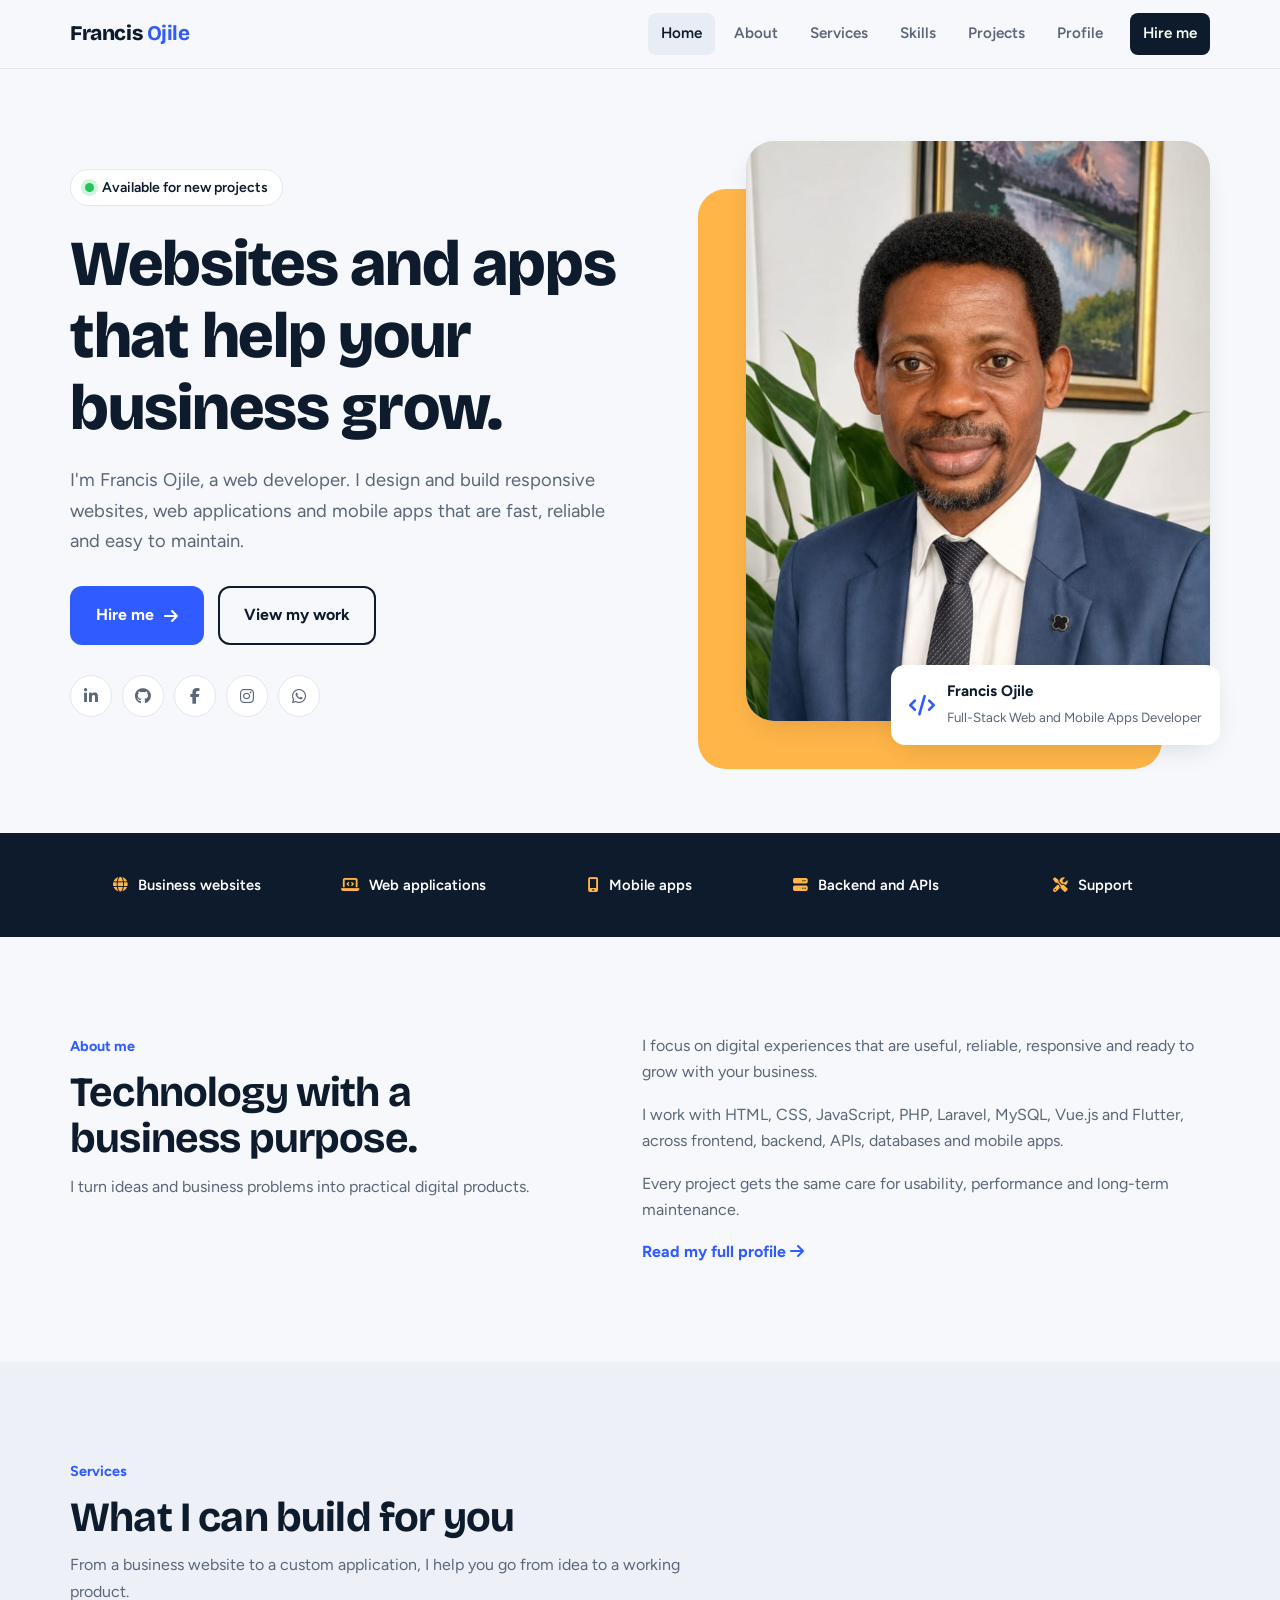
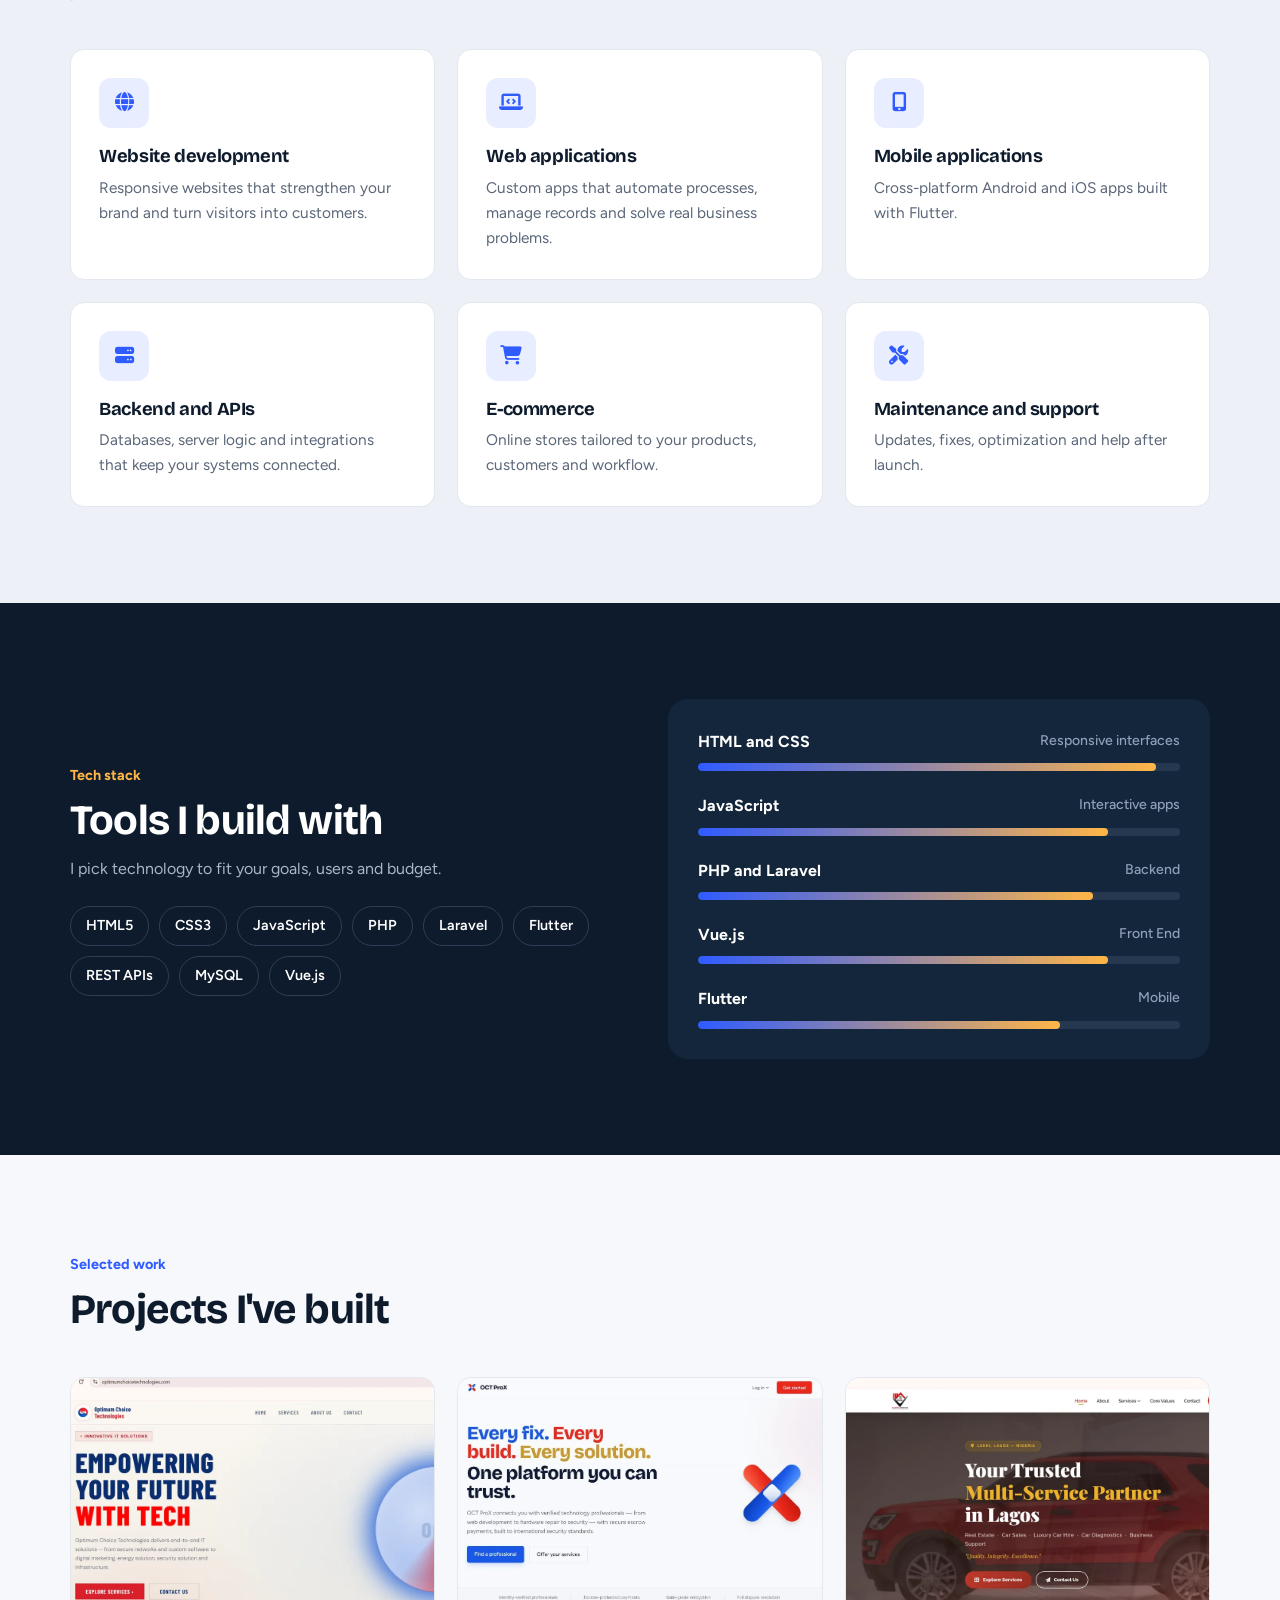
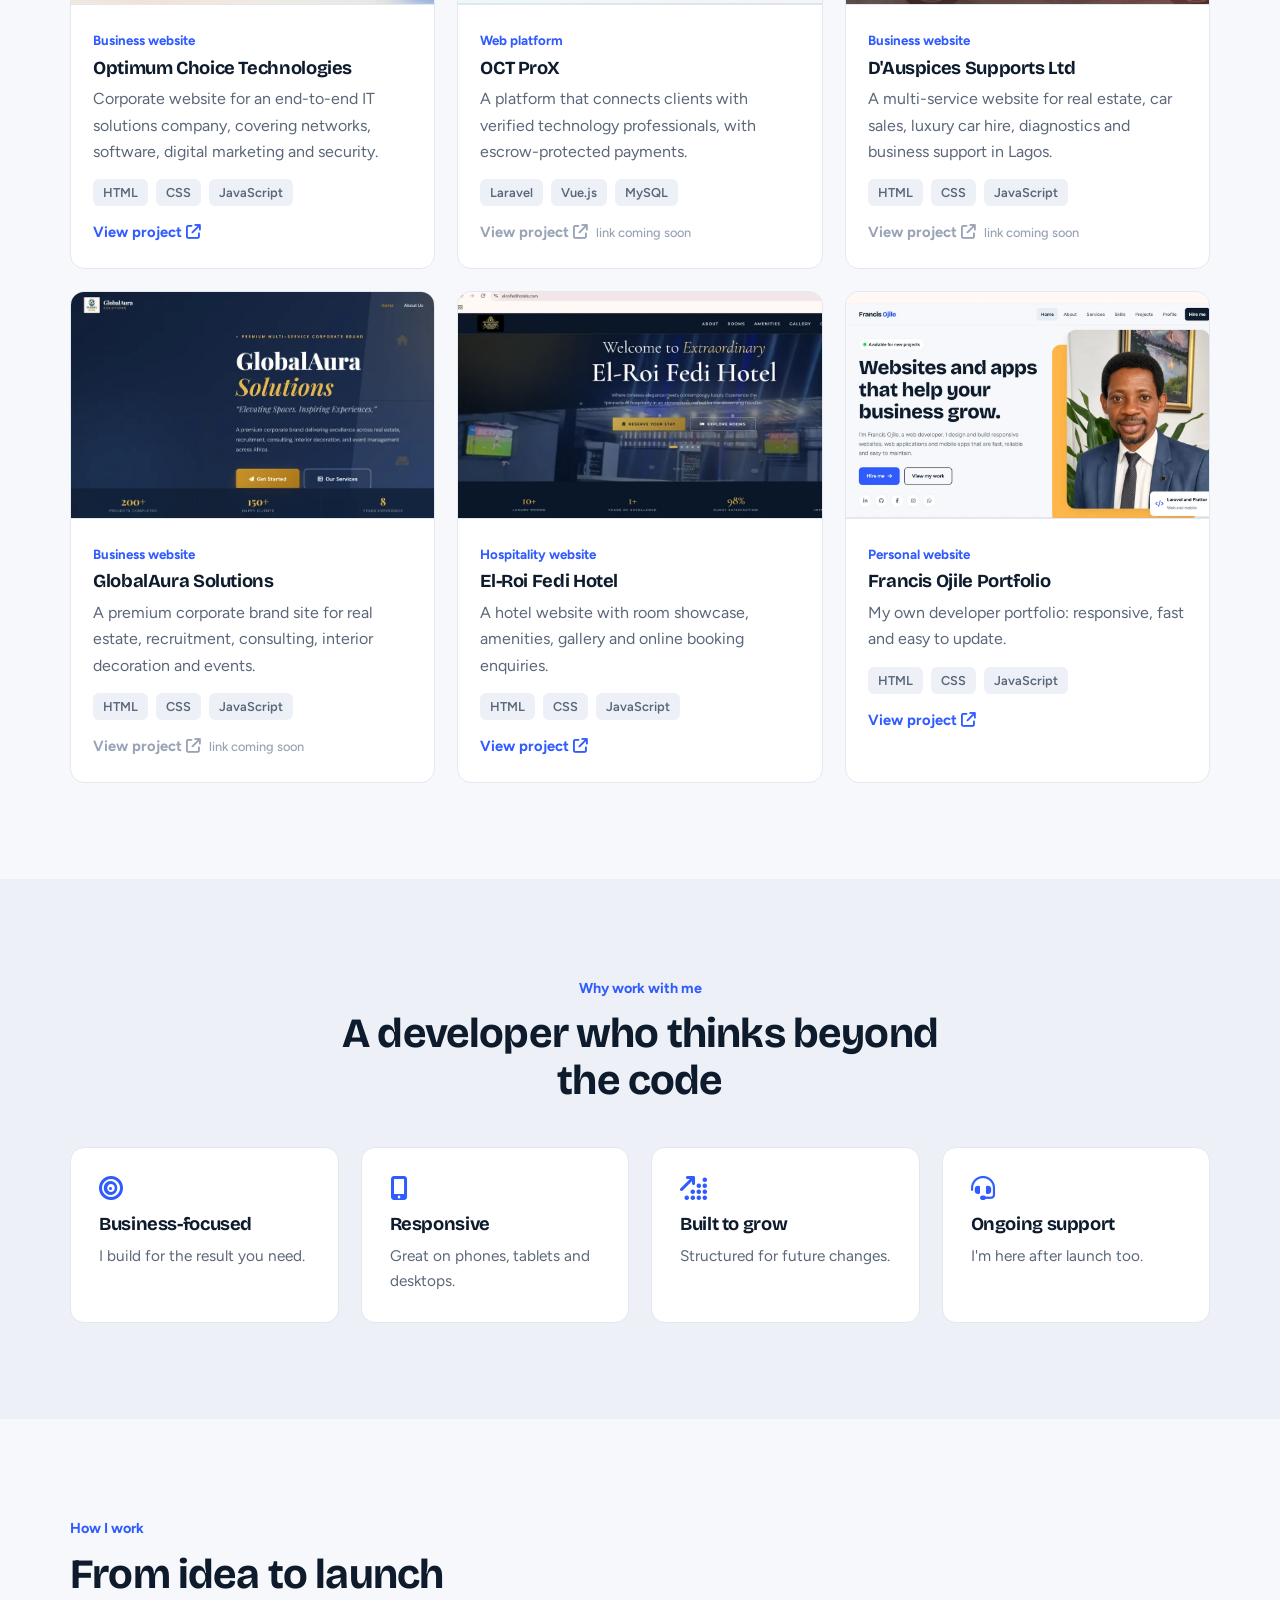
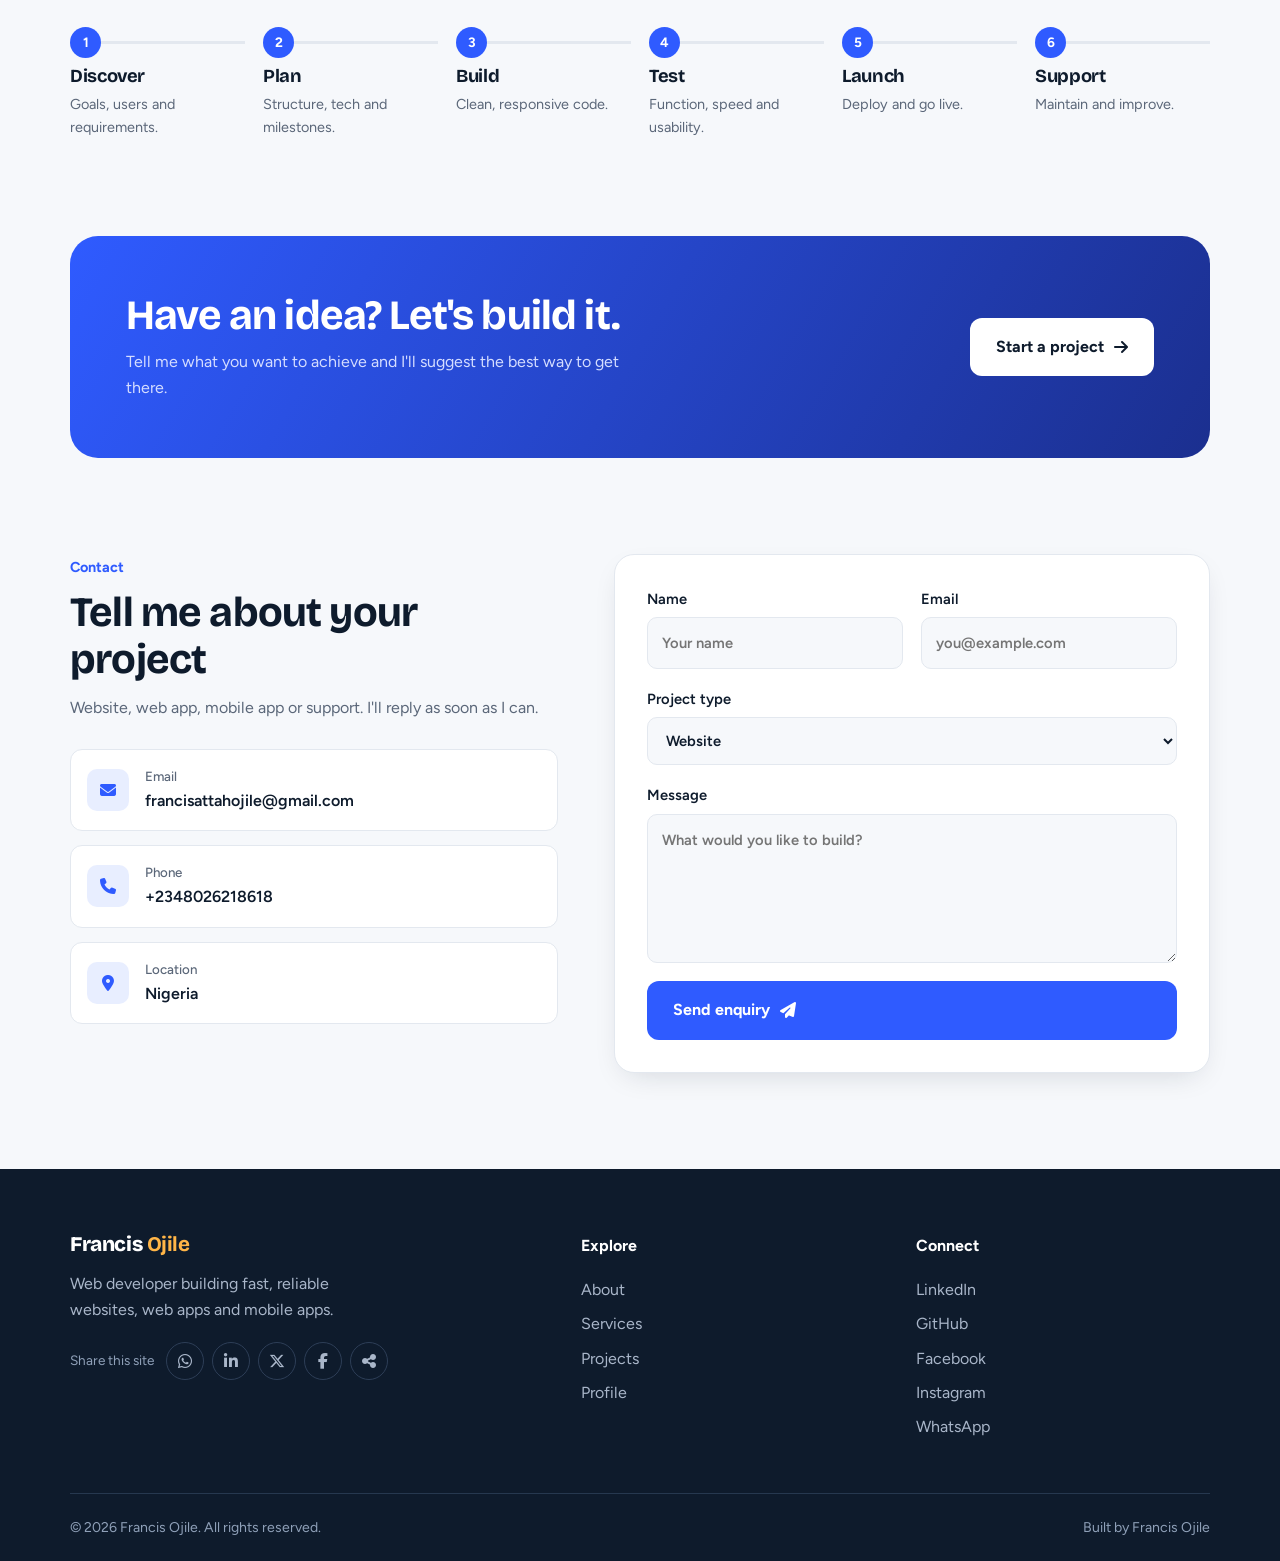
<file: index.html>
<!DOCTYPE html><html lang="en"><head><meta charset="UTF-8"><meta name="viewport" content="width=device-width, initial-scale=1.0">
<link rel="preconnect" href="https://cdnjs.cloudflare.com" crossorigin><link rel="preconnect" href="https://fonts.googleapis.com"><link rel="preconnect" href="https://fonts.gstatic.com" crossorigin>
<link href="https://fonts.googleapis.com/css2?family=Bricolage+Grotesque:wght@600;700;800&family=Figtree:wght@400;500;600;700&display=swap" rel="stylesheet">
<link rel="stylesheet" href="https://cdnjs.cloudflare.com/ajax/libs/font-awesome/6.5.2/css/all.min.css">
<link rel="stylesheet" href="style.css?v=3">
<meta name="description" content="Francis Ojile is a Nigeria-based web developer building fast, responsive websites, Laravel and Vue.js web apps and Flutter mobile apps. Hire me today.">
<title>Francis Ojile | Web and Mobile App Developer in Nigeria</title>
<link rel="canonical" href="https://ojile-francis.github.io/Francis-Ojile/">
<meta name="robots" content="index,follow,max-image-preview:large"><meta name="author" content="Francis Ojile"><meta name="theme-color" content="#2F5BFF">
<link rel="icon" type="image/png" href="favicon.png"><link rel="apple-touch-icon" href="favicon.png">
<meta property="og:type" content="website"><meta property="og:site_name" content="Francis Ojile"><meta property="og:title" content="Francis Ojile | Web and Mobile App Developer in Nigeria"><meta property="og:description" content="Francis Ojile is a Nigeria-based web developer building fast, responsive websites, Laravel and Vue.js web apps and Flutter mobile apps. Hire me today."><meta property="og:url" content="https://ojile-francis.github.io/Francis-Ojile/"><meta property="og:image" content="https://ojile-francis.github.io/Francis-Ojile/og-image.jpg"><meta property="og:image:width" content="1200"><meta property="og:image:height" content="630"><meta property="og:locale" content="en_NG">
<meta name="twitter:card" content="summary_large_image"><meta name="twitter:title" content="Francis Ojile | Web and Mobile App Developer in Nigeria"><meta name="twitter:description" content="Francis Ojile is a Nigeria-based web developer building fast, responsive websites, Laravel and Vue.js web apps and Flutter mobile apps. Hire me today."><meta name="twitter:image" content="https://ojile-francis.github.io/Francis-Ojile/og-image.jpg">
<link rel="preload" as="image" href="francis-ojile.jpg">
<script type="application/ld+json">{"@context":"https://schema.org","@graph":[{"@type":"WebSite","name":"Francis Ojile","url":"https://ojile-francis.github.io/Francis-Ojile/"},{"@type":"Person","name":"Francis Ojile","jobTitle":"Web and Mobile App Developer","url":"https://ojile-francis.github.io/Francis-Ojile/","image":"https://ojile-francis.github.io/Francis-Ojile/francis-ojile.jpg","email":"mailto:francisattahojile@gmail.com","address":{"@type":"PostalAddress","addressCountry":"NG"},"knowsAbout":["HTML","CSS","JavaScript","PHP","Laravel","Vue.js","Flutter","Web development","Mobile app development"],"sameAs":["https://www.linkedin.com/in/francisojile/","https://github.com/Ojile-Francis","https://www.facebook.com/francisa.ojile/","https://www.instagram.com/ojilefrancis/"]},{"@type":"ProfessionalService","name":"Francis Ojile Web Development","url":"https://ojile-francis.github.io/Francis-Ojile/","areaServed":"NG","serviceType":["Website development","Web application development","Mobile app development","API development","E-commerce development"]}]}</script></head><body>
<a class="skip-link" href="#main">Skip to content</a>
<header class="site-header"><div class="container nav-wrap"><a class="brand" href="index.html">Francis <b>Ojile</b></a><button class="menu-btn" id="menuBtn" aria-label="Toggle menu" aria-expanded="false"><i class="fa-solid fa-bars"></i></button><nav id="mainNav"><a class="active" href="index.html">Home</a><a href="index.html#about">About</a><a href="index.html#services">Services</a><a href="index.html#skills">Skills</a><a href="index.html#projects">Projects</a><a  href="profile.html">Profile</a><a class="nav-cta" href="index.html#contact">Hire me</a></nav></div></header>
<main id="main">
<section class="hero" id="home"><div class="container hero-grid">
<div><div class="status"><i></i>Available for new projects</div>
<h1>Websites and apps that help your business grow.</h1>
<p class="lead">I'm Francis Ojile, a web developer. I design and build responsive websites, web applications and mobile apps that are fast, reliable and easy to maintain.</p>
<div class="actions"><a class="btn btn-primary" href="#contact">Hire me <i class="fa-solid fa-arrow-right"></i></a><a class="btn btn-ghost" href="#projects">View my work</a></div>
<div class="socials"><a href="https://www.linkedin.com/in/francisojile/" aria-label="LinkedIn"><i class="fa-brands fa-linkedin-in"></i></a><a href="https://github.com/Ojile-Francis" aria-label="GitHub"><i class="fa-brands fa-github"></i></a><a href="https://www.facebook.com/francisa.ojile" aria-label="Facebook"><i class="fa-brands fa-facebook-f"></i></a><a href="https://www.instagram.com/ojilefrancis/" aria-label="Instagram"><i class="fa-brands fa-instagram"></i></a><a href="+2348026218618" aria-label="WhatsApp"><i class="fa-brands fa-whatsapp"></i></a></div></div>
<div class="hero-photo">
<figure class="slot" data-key="profile" data-src="francis-ojile.jpg" tabindex="0" role="button" aria-label="Upload Add your photo"><img src="" alt="Francis Ojile, web developer"><div class="ph"><i class="fa-solid fa-user"></i><b>Add your photo</b><small>Click to upload. JPG or PNG</small></div><span class="change"><i class="fa-solid fa-camera"></i> Change</span><input type="file" accept="image/*" hidden></figure>
<div class="chip-card"><i class="fa-solid fa-code"></i><span><b>Francis Ojile</b><small>Full-Stack Web and Mobile Apps Developer</small></span></div></div>
</div></section>

<section class="strip"><div class="container"><div><i class="fa-solid fa-globe"></i>Business websites</div><div><i class="fa-solid fa-laptop-code"></i>Web applications</div><div><i class="fa-solid fa-mobile-screen"></i>Mobile apps</div><div><i class="fa-solid fa-server"></i>Backend and APIs</div><div><i class="fa-solid fa-screwdriver-wrench"></i>Support</div></div></section>

<section class="section" id="about"><div class="container two-col">
<div class="sec-head"><span class="kicker">About me</span><h2>Technology with a business purpose.</h2><p>I turn ideas and business problems into practical digital products.</p></div>
<div class="about-text"><p>I focus on digital experiences that are useful, reliable, responsive and ready to grow with your business.</p><p>I work with HTML, CSS, JavaScript, PHP, Laravel, MySQL, Vue.js and Flutter, across frontend, backend, APIs, databases and mobile apps.</p><p>Every project gets the same care for usability, performance and long-term maintenance.</p><a class="text-link" href="profile.html">Read my full profile <i class="fa-solid fa-arrow-right"></i></a></div>
</div></section>

<section class="section soft" id="services"><div class="container">
<div class="sec-head"><span class="kicker">Services</span><h2>What I can build for you</h2><p>From a business website to a custom application, I help you go from idea to a working product.</p></div>
<div class="grid-3">
<article class="card"><div class="icon"><i class="fa-solid fa-globe"></i></div><h3>Website development</h3><p>Responsive websites that strengthen your brand and turn visitors into customers.</p></article>
<article class="card"><div class="icon"><i class="fa-solid fa-laptop-code"></i></div><h3>Web applications</h3><p>Custom apps that automate processes, manage records and solve real business problems.</p></article>
<article class="card"><div class="icon"><i class="fa-solid fa-mobile-screen-button"></i></div><h3>Mobile applications</h3><p>Cross-platform Android and iOS apps built with Flutter.</p></article>
<article class="card"><div class="icon"><i class="fa-solid fa-server"></i></div><h3>Backend and APIs</h3><p>Databases, server logic and integrations that keep your systems connected.</p></article>
<article class="card"><div class="icon"><i class="fa-solid fa-cart-shopping"></i></div><h3>E-commerce</h3><p>Online stores tailored to your products, customers and workflow.</p></article>
<article class="card"><div class="icon"><i class="fa-solid fa-screwdriver-wrench"></i></div><h3>Maintenance and support</h3><p>Updates, fixes, optimization and help after launch.</p></article>
</div></div></section>

<section class="section dark" id="skills"><div class="container skills-layout">
<div><span class="kicker">Tech stack</span><h2>Tools I build with</h2><p style="margin-top:12px">I pick technology to fit your goals, users and budget.</p><div class="pills"><span>HTML5</span><span>CSS3</span><span>JavaScript</span><span>PHP</span><span>Laravel</span><span>Flutter</span><span>REST APIs</span><span>MySQL</span><span>Vue.js</span></div></div>
<div class="skill-panel">
<div class="skill"><div><b>HTML and CSS</b><span>Responsive interfaces</span></div><div class="bar"><i style="width:95%"></i></div></div>
<div class="skill"><div><b>JavaScript</b><span>Interactive apps</span></div><div class="bar"><i style="width:85%"></i></div></div>
<div class="skill"><div><b>PHP and Laravel</b><span>Backend</span></div><div class="bar"><i style="width:82%"></i></div></div>
<div class="skill"><div><b>Vue.js</b><span>Front End</span></div><div class="bar"><i style="width:85%"></i></div></div>
<div class="skill"><div><b>Flutter</b><span>Mobile</span></div><div class="bar"><i style="width:75%"></i></div></div>
</div></div></section>

<section class="section" id="projects"><div class="container">
<div class="sec-head"><span class="kicker">Selected work</span><h2>Projects I've built</h2></div>
<div class="grid-3" id="projectGrid"></div></div></section>

<section class="section soft"><div class="container">
<div class="sec-head center"><span class="kicker">Why work with me</span><h2>A developer who thinks beyond the code</h2></div>
<div class="grid-3" style="grid-template-columns:repeat(4,1fr)">
<div class="card benefit"><i class="fa-solid fa-bullseye"></i><h3>Business-focused</h3><p>I build for the result you need.</p></div>
<div class="card benefit"><i class="fa-solid fa-mobile-screen-button"></i><h3>Responsive</h3><p>Great on phones, tablets and desktops.</p></div>
<div class="card benefit"><i class="fa-solid fa-arrow-up-right-dots"></i><h3>Built to grow</h3><p>Structured for future changes.</p></div>
<div class="card benefit"><i class="fa-solid fa-headset"></i><h3>Ongoing support</h3><p>I'm here after launch too.</p></div>
</div></div></section>

<section class="section"><div class="container">
<div class="sec-head"><span class="kicker">How I work</span><h2>From idea to launch</h2></div>
<div class="process">
<div class="step"><h3>Discover</h3><p>Goals, users and requirements.</p></div>
<div class="step"><h3>Plan</h3><p>Structure, tech and milestones.</p></div>
<div class="step"><h3>Build</h3><p>Clean, responsive code.</p></div>
<div class="step"><h3>Test</h3><p>Function, speed and usability.</p></div>
<div class="step"><h3>Launch</h3><p>Deploy and go live.</p></div>
<div class="step"><h3>Support</h3><p>Maintain and improve.</p></div>
</div></div></section>

<section class="cta"><div class="container cta-inner"><div><h2>Have an idea? Let's build it.</h2><p>Tell me what you want to achieve and I'll suggest the best way to get there.</p></div><a class="btn btn-light" href="#contact">Start a project <i class="fa-solid fa-arrow-right"></i></a></div></section>

<section class="section" id="contact" style="padding-top:0"><div class="container contact-grid">
<div><span class="kicker">Contact</span><h2>Tell me about your project</h2><p style="margin-top:12px">Website, web app, mobile app or support. I'll reply as soon as I can.</p>
<div class="contact-list"><a href="mailto:francisattahojile@gmail.com"><i class="fa-solid fa-envelope"></i><span><small>Email</small>francisattahojile@gmail.com</span></a><a href="tel:+2348026218618"><i class="fa-solid fa-phone"></i><span><small>Phone</small>+2348026218618</span></a><a href="#"><i class="fa-solid fa-location-dot"></i><span><small>Location</small>Nigeria</span></a></div></div>
<form class="contact-form" id="contactForm">
<div class="form-row"><label>Name<input name="name" required placeholder="Your name"></label><label>Email<input name="email" type="email" required placeholder="you@example.com"></label></div>
<label>Project type<select name="type"><option>Website</option><option>Web application</option><option>Mobile application</option><option>E-commerce</option><option>Maintenance and support</option><option>Other</option></select></label>
<label>Message<textarea name="message" rows="5" required placeholder="What would you like to build?"></textarea></label>
<button class="btn btn-primary" type="submit">Send enquiry <i class="fa-solid fa-paper-plane"></i></button>
<!-- <p class="form-note">This form opens your email app. Connect it to a PHP or Laravel endpoint before going live.</p></form> -->
</div></section>
</main>
<footer class="footer"><div class="container footer-grid"><div><a class="brand" href="index.html">Francis <b>Ojile</b></a><p>Web developer building fast, reliable websites, web apps and mobile apps.</p><div class="share"><span>Share this site</span><a data-share="whatsapp" href="#" target="_blank" rel="noopener" aria-label="Share on WhatsApp"><i class="fa-brands fa-whatsapp"></i></a><a data-share="linkedin" href="#" target="_blank" rel="noopener" aria-label="Share on LinkedIn"><i class="fa-brands fa-linkedin-in"></i></a><a data-share="x" href="#" target="_blank" rel="noopener" aria-label="Share on X"><i class="fa-brands fa-x-twitter"></i></a><a data-share="facebook" href="#" target="_blank" rel="noopener" aria-label="Share on Facebook"><i class="fa-brands fa-facebook-f"></i></a><button type="button" id="shareBtn" aria-label="Share or copy link"><i class="fa-solid fa-share-nodes"></i></button></div></div><div><h4>Explore</h4><a href="index.html#about">About</a><a href="index.html#services">Services</a><a href="index.html#projects">Projects</a><a href="profile.html">Profile</a></div><div><h4>Connect</h4><a href="https://www.linkedin.com/in/francisojile/">LinkedIn</a><a href="https://github.com/Ojile-Francis">GitHub</a><a href="https://www.facebook.com/francisa.ojile/">Facebook</a><a href="https://www.instagram.com/ojilefrancis/">Instagram</a><a href="https://wa.me/2348026218618" target="_blank" rel="noopener">WhatsApp</a></div></div><div class="container footer-bottom"><span>© <span id="year"></span> Francis Ojile. All rights reserved.</span><span>Built by Francis Ojile</span></div></footer><script src="data.js?v=3"></script><script src="script.js?v=3"></script></body></html>
</file>
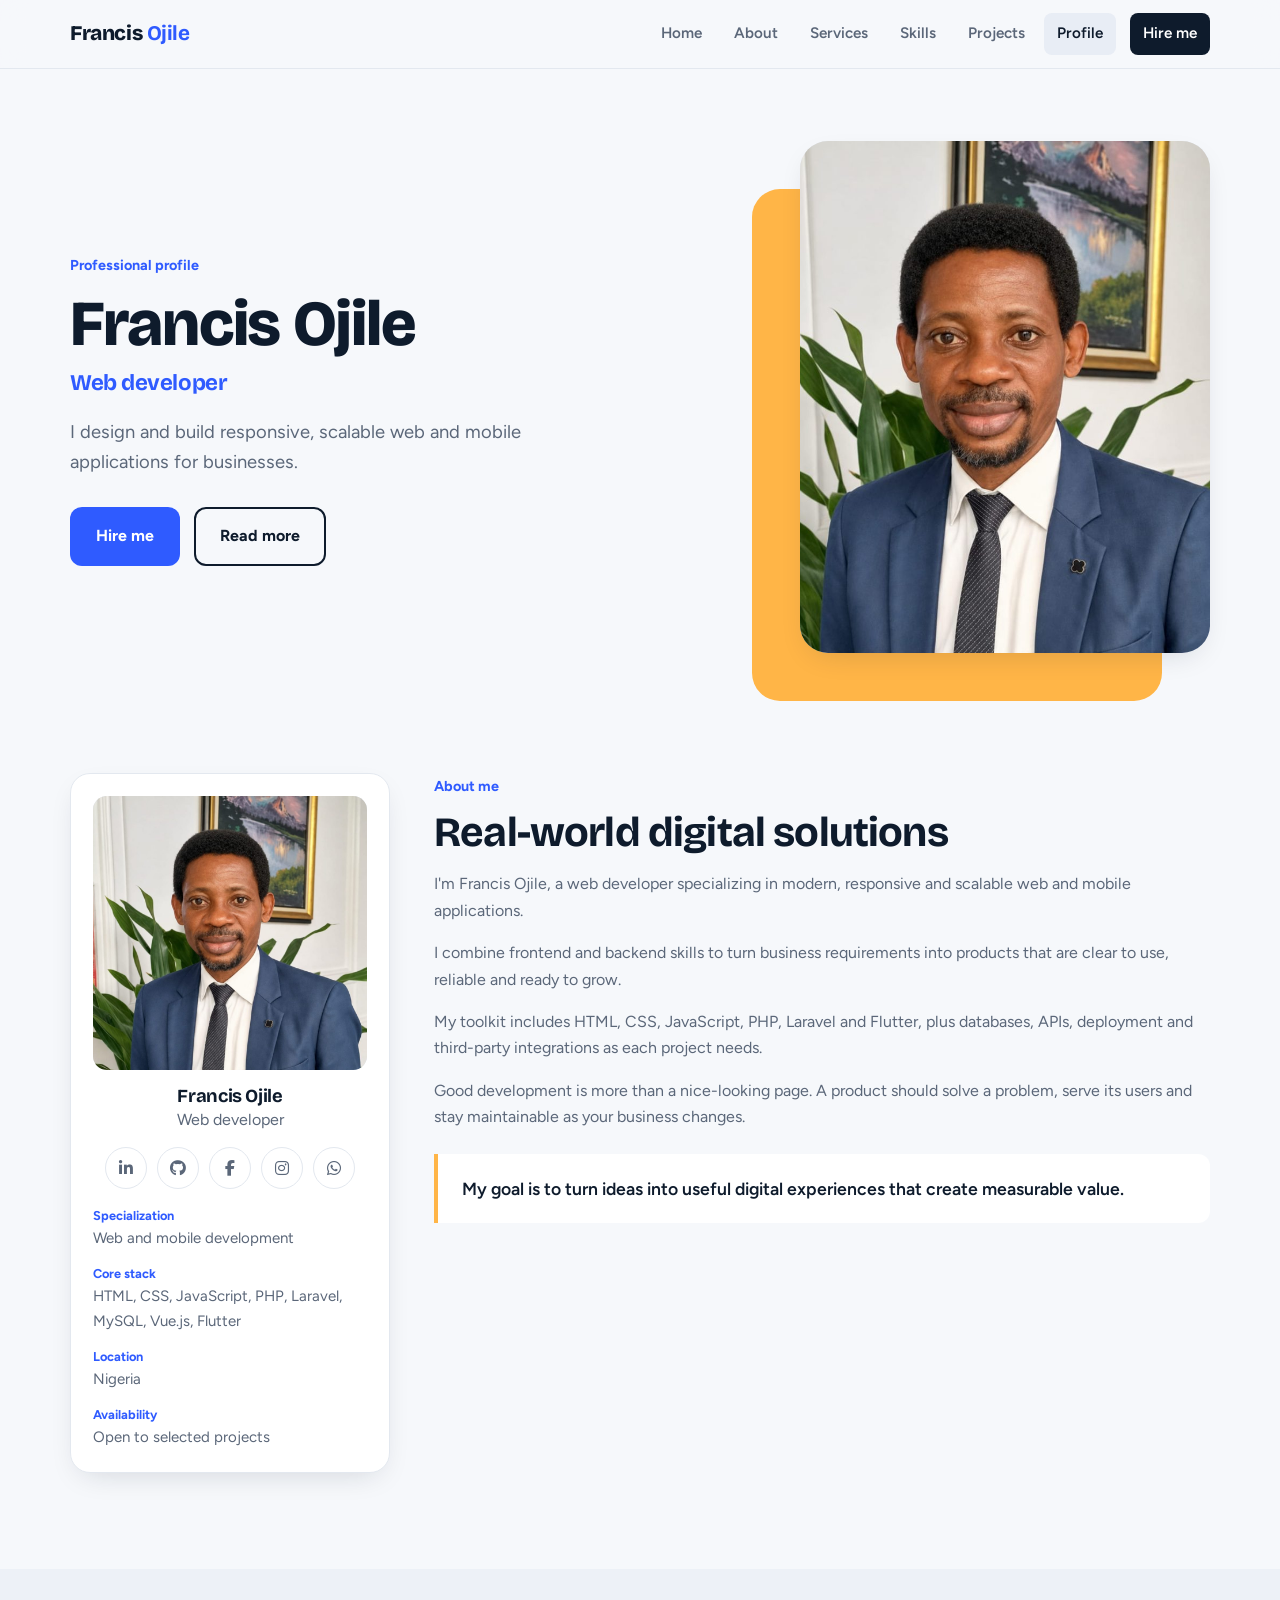
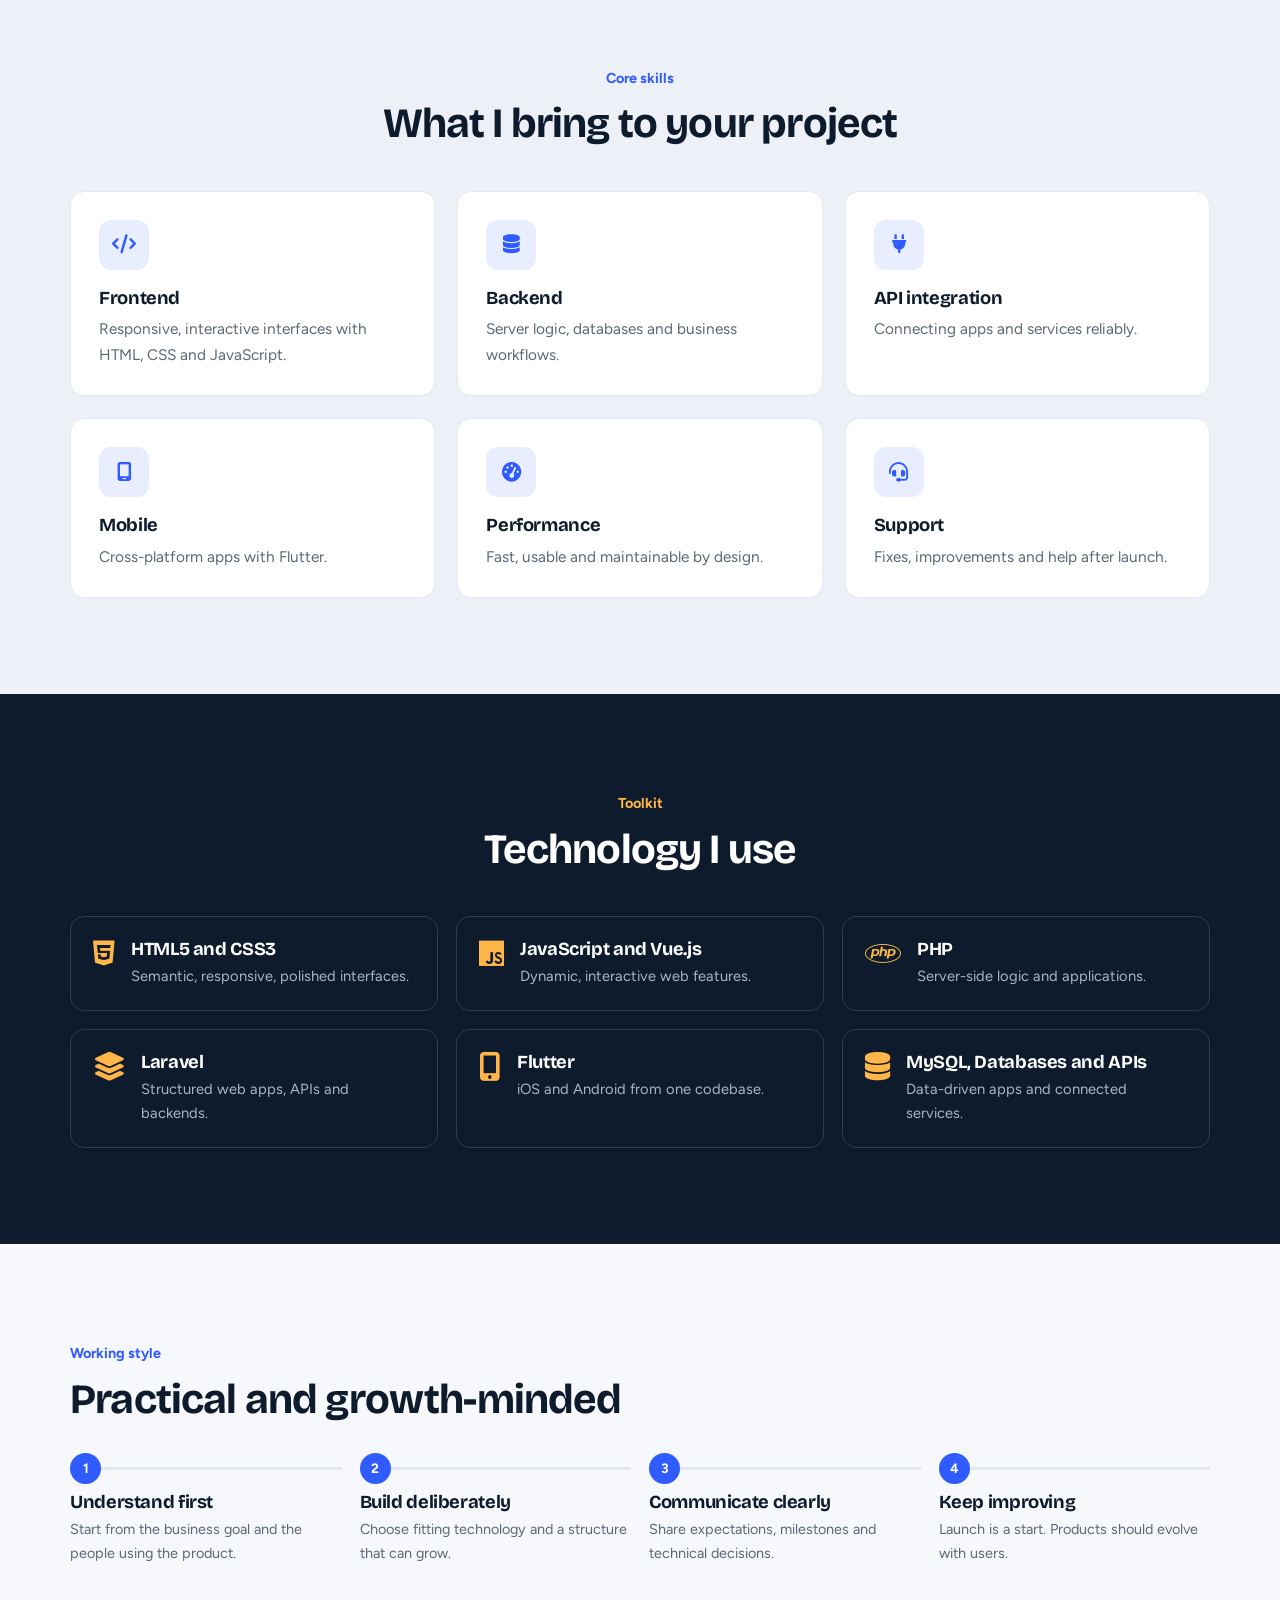
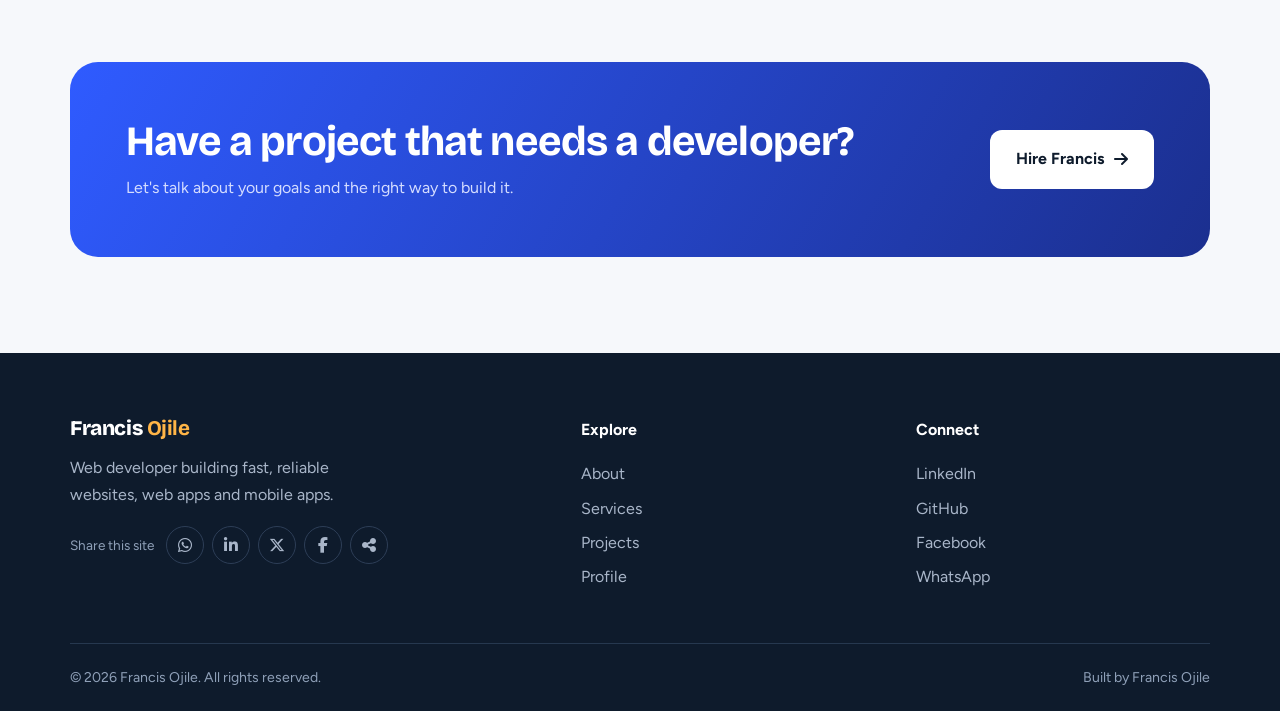
<file: profile.html>
<!DOCTYPE html><html lang="en"><head><meta charset="UTF-8"><meta name="viewport" content="width=device-width, initial-scale=1.0">
<link rel="preconnect" href="https://cdnjs.cloudflare.com" crossorigin><link rel="preconnect" href="https://fonts.googleapis.com"><link rel="preconnect" href="https://fonts.gstatic.com" crossorigin>
<link href="https://fonts.googleapis.com/css2?family=Bricolage+Grotesque:wght@600;700;800&family=Figtree:wght@400;500;600;700&display=swap" rel="stylesheet">
<link rel="stylesheet" href="https://cdnjs.cloudflare.com/ajax/libs/font-awesome/6.5.2/css/all.min.css">
<link rel="stylesheet" href="style.css?v=3">
<meta name="description" content="Professional profile of Francis Ojile, web developer in Nigeria specializing in HTML, CSS, JavaScript, PHP, Laravel, Vue.js and Flutter.">
<title>Profile | Francis Ojile, Web Developer in Nigeria</title>
<link rel="canonical" href="https://ojile-francis.github.io/Francis-Ojile/profile.html">
<meta name="robots" content="index,follow,max-image-preview:large"><meta name="author" content="Francis Ojile"><meta name="theme-color" content="#2F5BFF">
<link rel="icon" type="image/png" href="favicon.png"><link rel="apple-touch-icon" href="favicon.png">
<meta property="og:type" content="profile"><meta property="og:site_name" content="Francis Ojile"><meta property="og:title" content="Profile | Francis Ojile, Web Developer in Nigeria"><meta property="og:description" content="Professional profile of Francis Ojile, web developer in Nigeria specializing in HTML, CSS, JavaScript, PHP, Laravel, Vue.js and Flutter."><meta property="og:url" content="https://ojile-francis.github.io/Francis-Ojile/profile.html"><meta property="og:image" content="https://ojile-francis.github.io/Francis-Ojile/og-image.jpg"><meta property="og:image:width" content="1200"><meta property="og:image:height" content="630"><meta property="og:locale" content="en_NG">
<meta name="twitter:card" content="summary_large_image"><meta name="twitter:title" content="Profile | Francis Ojile, Web Developer in Nigeria"><meta name="twitter:description" content="Professional profile of Francis Ojile, web developer in Nigeria specializing in HTML, CSS, JavaScript, PHP, Laravel, Vue.js and Flutter."><meta name="twitter:image" content="https://ojile-francis.github.io/Francis-Ojile/og-image.jpg">
</head><body>
<a class="skip-link" href="#main">Skip to content</a>
<header class="site-header"><div class="container nav-wrap"><a class="brand" href="index.html">Francis <b>Ojile</b></a><button class="menu-btn" id="menuBtn" aria-label="Toggle menu" aria-expanded="false"><i class="fa-solid fa-bars"></i></button><nav id="mainNav"><a  href="index.html">Home</a><a href="index.html#about">About</a><a href="index.html#services">Services</a><a href="index.html#skills">Skills</a><a href="index.html#projects">Projects</a><a class="active" href="profile.html">Profile</a><a class="nav-cta" href="index.html#contact">Hire me</a></nav></div></header>
<main id="main">
<section class="p-hero"><div class="container hero-grid">
<div><span class="kicker">Professional profile</span><h1>Francis Ojile</h1><h2>Web developer</h2><p class="lead">I design and build responsive, scalable web and mobile applications for businesses.</p><div class="actions"><a class="btn btn-primary" href="index.html#contact">Hire me</a><a class="btn btn-ghost" href="#about">Read more</a></div></div>
<div class="hero-photo"><figure class="slot" data-key="profile" data-src="francis-ojile.jpg" tabindex="0" role="button" aria-label="Upload Add your photo"><img src="" alt="Francis Ojile"><div class="ph"><i class="fa-solid fa-user"></i><b>Add your photo</b><small>Click to upload. JPG or PNG</small></div><span class="change"><i class="fa-solid fa-camera"></i> Change</span><input type="file" accept="image/*" hidden></figure></div>
</div></section>

<section class="section" id="about" style="padding-top:24px"><div class="container p-layout">
<aside class="p-card"><figure class="slot" data-key="profile" data-src="francis-ojile.jpg" tabindex="0" role="button" aria-label="Upload Add your photo"><img src="" alt="Francis Ojile"><div class="ph"><i class="fa-solid fa-user"></i><b>Add your photo</b><small>Click to upload. JPG or PNG</small></div><span class="change"><i class="fa-solid fa-camera"></i> Change</span><input type="file" accept="image/*" hidden></figure><h3>Francis Ojile</h3><p>Web developer</p><div class="socials"><a href="#" aria-label="LinkedIn"><i class="fa-brands fa-linkedin-in"></i></a><a href="#" aria-label="GitHub"><i class="fa-brands fa-github"></i></a><a href="#" aria-label="Facebook"><i class="fa-brands fa-facebook-f"></i></a><a href="#" aria-label="Instagram"><i class="fa-brands fa-instagram"></i></a><a href="#" aria-label="WhatsApp"><i class="fa-brands fa-whatsapp"></i></a></div>
<dl><dt>Specialization</dt><dd>Web and mobile development</dd><dt>Core stack</dt><dd>HTML, CSS, JavaScript, PHP, Laravel, MySQL, Vue.js, Flutter</dd><dt>Location</dt><dd>Nigeria</dd><dt>Availability</dt><dd>Open to selected projects</dd></dl></aside>
<article class="article"><span class="kicker">About me</span><h2>Real-world digital solutions</h2>
<p>I'm Francis Ojile, a web developer specializing in modern, responsive and scalable web and mobile applications.</p>
<p>I combine frontend and backend skills to turn business requirements into products that are clear to use, reliable and ready to grow.</p>
<p>My toolkit includes HTML, CSS, JavaScript, PHP, Laravel and Flutter, plus databases, APIs, deployment and third-party integrations as each project needs.</p>
<p>Good development is more than a nice-looking page. A product should solve a problem, serve its users and stay maintainable as your business changes.</p>
<div class="quote"><p>My goal is to turn ideas into useful digital experiences that create measurable value.</p></div></article>
</div></section>

<section class="section soft"><div class="container"><div class="sec-head center"><span class="kicker">Core skills</span><h2>What I bring to your project</h2></div><div class="grid-3">
<article class="card"><div class="icon"><i class="fa-solid fa-code"></i></div><h3>Frontend</h3><p>Responsive, interactive interfaces with HTML, CSS and JavaScript.</p></article>
<article class="card"><div class="icon"><i class="fa-solid fa-database"></i></div><h3>Backend</h3><p>Server logic, databases and business workflows.</p></article>
<article class="card"><div class="icon"><i class="fa-solid fa-plug"></i></div><h3>API integration</h3><p>Connecting apps and services reliably.</p></article>
<article class="card"><div class="icon"><i class="fa-solid fa-mobile-screen"></i></div><h3>Mobile</h3><p>Cross-platform apps with Flutter.</p></article>
<article class="card"><div class="icon"><i class="fa-solid fa-gauge-high"></i></div><h3>Performance</h3><p>Fast, usable and maintainable by design.</p></article>
<article class="card"><div class="icon"><i class="fa-solid fa-headset"></i></div><h3>Support</h3><p>Fixes, improvements and help after launch.</p></article>
</div></div></section>

<section class="section dark"><div class="container"><div class="sec-head center"><span class="kicker">Toolkit</span><h2>Technology I use</h2></div><div class="tech">
<div><i class="fa-brands fa-html5"></i><span><h3>HTML5 and CSS3</h3><p>Semantic, responsive, polished interfaces.</p></span></div>
<div><i class="fa-brands fa-js"></i><span><h3>JavaScript and Vue.js</h3><p>Dynamic, interactive web features.</p></span></div>
<div><i class="fa-brands fa-php"></i><span><h3>PHP</h3><p>Server-side logic and applications.</p></span></div>
<div><i class="fa-solid fa-layer-group"></i><span><h3>Laravel</h3><p>Structured web apps, APIs and backends.</p></span></div>

<div><i class="fa-solid fa-mobile-screen-button"></i><span><h3>Flutter</h3><p>iOS and Android from one codebase.</p></span></div>
<div><i class="fa-solid fa-database"></i><span><h3>MySQL, Databases and APIs</h3><p>Data-driven apps and connected services.</p></span></div>
</div></div></section>

<section class="section"><div class="container"><div class="sec-head"><span class="kicker">Working style</span><h2>Practical and growth-minded</h2></div><div class="process" style="grid-template-columns:repeat(4,1fr)">
<div class="step"><h3>Understand first</h3><p>Start from the business goal and the people using the product.</p></div>
<div class="step"><h3>Build deliberately</h3><p>Choose fitting technology and a structure that can grow.</p></div>
<div class="step"><h3>Communicate clearly</h3><p>Share expectations, milestones and technical decisions.</p></div>
<div class="step"><h3>Keep improving</h3><p>Launch is a start. Products should evolve with users.</p></div>
</div></div></section>

<section class="cta"><div class="container cta-inner"><div><h2>Have a project that needs a developer?</h2><p>Let's talk about your goals and the right way to build it.</p></div><a class="btn btn-light" href="index.html#contact">Hire Francis <i class="fa-solid fa-arrow-right"></i></a></div></section>
</main>
<footer class="footer"><div class="container footer-grid"><div><a class="brand" href="index.html">Francis <b>Ojile</b></a><p>Web developer building fast, reliable websites, web apps and mobile apps.</p><div class="share"><span>Share this site</span><a data-share="whatsapp" href="#" target="_blank" rel="noopener" aria-label="Share on WhatsApp"><i class="fa-brands fa-whatsapp"></i></a><a data-share="linkedin" href="#" target="_blank" rel="noopener" aria-label="Share on LinkedIn"><i class="fa-brands fa-linkedin-in"></i></a><a data-share="x" href="#" target="_blank" rel="noopener" aria-label="Share on X"><i class="fa-brands fa-x-twitter"></i></a><a data-share="facebook" href="#" target="_blank" rel="noopener" aria-label="Share on Facebook"><i class="fa-brands fa-facebook-f"></i></a><button type="button" id="shareBtn" aria-label="Share or copy link"><i class="fa-solid fa-share-nodes"></i></button></div></div><div><h4>Explore</h4><a href="index.html#about">About</a><a href="index.html#services">Services</a><a href="index.html#projects">Projects</a><a href="profile.html">Profile</a></div><div><h4>Connect</h4><a href="#">LinkedIn</a><a href="#">GitHub</a><a href="#">Facebook</a><a href="#">WhatsApp</a></div></div><div class="container footer-bottom"><span>© <span id="year"></span> Francis Ojile. All rights reserved.</span><span>Built by Francis Ojile</span></div></footer><script src="script.js?v=3"></script></body></html>
</file>
<file: style.css>
:root{--ink:#0E1B2C;--mut:#5B6779;--bg:#F6F8FB;--card:#fff;--line:#E3E8EF;--acc:#2F5BFF;--acc-d:#2146D6;--amb:#FFB547;--r:14px;--sh:0 10px 30px -12px rgba(14,27,44,.18)}
*{box-sizing:border-box;margin:0;padding:0}html{scroll-behavior:smooth;scroll-padding-top:80px}
body{font:16px/1.65 'Figtree',system-ui,sans-serif;color:var(--ink);background:var(--bg);-webkit-font-smoothing:antialiased}
img{max-width:100%;display:block}a{color:inherit;text-decoration:none}
h1,h2,h3,.brand{font-family:'Bricolage Grotesque','Figtree',sans-serif;line-height:1.12;letter-spacing:-.02em}
h1{font-size:clamp(2.3rem,5.4vw,4rem);font-weight:800}h2{font-size:clamp(1.7rem,3.4vw,2.6rem);font-weight:700}h3{font-size:1.15rem;font-weight:700}
p{color:var(--mut)}:focus-visible{outline:3px solid var(--acc);outline-offset:3px;border-radius:6px}
.container{width:min(1140px,92%);margin:auto}.section{padding:96px 0}.soft{background:#EDF1F7}
.dark{background:var(--ink);color:#fff}.dark p{color:#A9B6C9}
.sec-head{max-width:620px;margin-bottom:44px}.sec-head p{margin-top:12px}.center{text-align:center;margin-inline:auto}
.kicker{display:inline-block;font-weight:700;color:var(--acc);font-size:.9rem;margin-bottom:10px}.dark .kicker{color:var(--amb)}
/* header */
.site-header{position:sticky;top:0;z-index:50;background:rgba(246,248,251,.88);backdrop-filter:blur(12px);border-bottom:1px solid var(--line)}
.nav-wrap{display:flex;align-items:center;justify-content:space-between;height:68px}
.brand{font-weight:800;font-size:1.3rem}.brand b{color:var(--acc)}
nav{display:flex;align-items:center;gap:6px}nav a{padding:8px 13px;border-radius:8px;font-weight:600;font-size:.95rem;color:var(--mut)}
nav a:hover,nav a.active{color:var(--ink);background:#E8EDF5}nav .nav-cta{background:var(--ink);color:#fff;margin-left:8px}nav .nav-cta:hover{background:var(--acc)}
.menu-btn{display:none;background:none;border:1px solid var(--line);width:42px;height:42px;border-radius:10px;font-size:1.1rem;cursor:pointer;color:var(--ink)}
/* buttons */
.btn{display:inline-flex;align-items:center;gap:10px;padding:14px 24px;border-radius:12px;font-weight:700;border:2px solid transparent;cursor:pointer;font:inherit;font-weight:700;transition:.2s}
.btn-primary{background:var(--acc);color:#fff}.btn-primary:hover{background:var(--acc-d);transform:translateY(-2px)}
.btn-ghost{border-color:var(--ink)}.btn-ghost:hover{background:var(--ink);color:#fff}.btn-light{background:#fff;color:var(--ink)}.btn-light:hover{background:var(--amb)}
/* hero */
.hero{padding:72px 0 88px}.hero-grid{display:grid;grid-template-columns:1.1fr .9fr;gap:56px;align-items:center}
.status{display:inline-flex;align-items:center;gap:8px;background:#fff;border:1px solid var(--line);padding:6px 14px;border-radius:99px;font-size:.88rem;font-weight:600;margin-bottom:22px}
.status i{width:9px;height:9px;border-radius:50%;background:#22C55E;box-shadow:0 0 0 4px #22C55E33}
.lead{font-size:1.15rem;margin:22px 0 30px;max-width:540px}.actions{display:flex;flex-wrap:wrap;gap:14px}
.socials{display:flex;gap:10px;margin-top:30px}.socials a{width:42px;height:42px;display:grid;place-items:center;border-radius:50%;background:#fff;border:1px solid var(--line);color:var(--mut);transition:.2s}.socials a:hover{background:var(--acc);color:#fff;border-color:var(--acc)}
.hero-photo{position:relative;padding:0 0 24px 24px}.hero-photo::before{content:"";position:absolute;inset:24px 24px 0 0;background:var(--amb);border-radius:28px;transform:translate(-24px,24px) ;z-index:0}
.hero-photo .slot{aspect-ratio:4/5;border-radius:28px;position:relative;z-index:1;box-shadow:var(--sh)}
.chip-card{position:absolute;z-index:2;right:-10px;bottom:0;background:#fff;border-radius:14px;padding:14px 18px;box-shadow:var(--sh);display:flex;gap:12px;align-items:center}
.chip-card i{color:var(--acc);font-size:1.3rem}.chip-card b{display:block;font-size:.95rem}.chip-card small{color:var(--mut)}
/* photo slots */
.slot{position:relative;overflow:hidden;background:#E3E9F3;border:2px dashed #AEBBD0;display:grid;place-items:center;cursor:pointer;transition:.2s}
.slot:hover{border-color:var(--acc);background:#DCE5F6}.slot img{position:absolute;inset:0;width:100%;height:100%;object-fit:cover;display:none}
.slot.has{border:0}.slot.has img{display:block}.slot.has .ph{display:none}
.ph{text-align:center;color:var(--mut);padding:20px}.ph i{font-size:2.2rem;color:var(--acc);margin-bottom:10px}.ph b{display:block;color:var(--ink)}.ph small{font-size:.85rem}
.slot .change{position:absolute;right:12px;bottom:12px;background:rgba(14,27,44,.85);color:#fff;border-radius:8px;padding:6px 12px;font-size:.8rem;font-weight:600;opacity:0;transition:.2s;z-index:2}
.slot.has:hover .change,.slot.has:focus-visible .change{opacity:1}
/* strip */
.strip{background:var(--ink);color:#fff}.strip .container{display:grid;grid-template-columns:repeat(5,1fr);gap:8px}
.strip div{display:flex;align-items:center;gap:10px;padding:20px 8px;font-weight:600;font-size:.92rem;justify-content:center}.strip i{color:var(--amb)}
/* about */
.two-col{display:grid;grid-template-columns:1fr 1.1fr;gap:56px;align-items:start}.about-text p{margin-bottom:16px}
.text-link{font-weight:700;color:var(--acc)}.text-link:hover{text-decoration:underline}
/* cards */
.grid-3{display:grid;grid-template-columns:repeat(3,1fr);gap:22px}
.card{background:var(--card);border:1px solid var(--line);border-radius:var(--r);padding:28px;transition:.25s}.card:hover{transform:translateY(-4px);box-shadow:var(--sh);border-color:#C9D5EA}
.card .icon{width:50px;height:50px;border-radius:12px;display:grid;place-items:center;background:#E8EEFF;color:var(--acc);font-size:1.2rem;margin-bottom:18px}.card p{margin-top:8px;font-size:.96rem}
/* skills */
.skills-layout{display:grid;grid-template-columns:1fr 1fr;gap:56px;align-items:center}
.pills{display:flex;flex-wrap:wrap;gap:10px;margin-top:24px}.pills span{border:1px solid #2D3E57;padding:7px 15px;border-radius:99px;font-size:.9rem;font-weight:600}
.skill-panel{background:#14263B;border-radius:20px;padding:30px;display:grid;gap:22px}
.skill div:first-child{display:flex;justify-content:space-between;margin-bottom:8px;font-weight:700}.skill span{color:#8FA0B8;font-weight:500;font-size:.88rem}
.bar{height:8px;background:#26384F;border-radius:9px;overflow:hidden}.bar i{display:block;height:100%;background:linear-gradient(90deg,var(--acc),var(--amb));border-radius:9px}
/* projects */
.project{background:#fff;border:1px solid var(--line);border-radius:var(--r);overflow:hidden;transition:.25s}.project:hover{box-shadow:var(--sh);transform:translateY(-4px)}
.project .slot{aspect-ratio:16/10;border:0;border-bottom:2px dashed #AEBBD0;border-radius:0}.project .slot.has{border-bottom:0}
.project-body{padding:22px}.project-body small{color:var(--acc);font-weight:700}.project-body h3{margin:4px 0 8px}
.tags{display:flex;flex-wrap:wrap;gap:8px;margin-top:14px}.tags span{background:#EDF1F7;border-radius:6px;padding:3px 10px;font-size:.8rem;font-weight:600;color:var(--mut)}
.project-img{position:relative;aspect-ratio:16/10;background:#E3E9F3;display:grid;place-items:center;overflow:hidden;border-bottom:1px solid var(--line)}
.project-img img{position:absolute;inset:0;width:100%;height:100%;object-fit:cover;object-position:left top;transition:transform .4s}.project:hover .project-img img{transform:scale(1.04)}
.project-img .ph{display:none}.project-img.empty .ph{display:block}
.project-link{display:inline-block;margin-top:14px;font-size:.92rem}
.project-link.is-soon{display:inline-block;margin-top:14px;font-size:.92rem;font-weight:700;color:#98A3B5;cursor:not-allowed}.project-link.is-soon em{font-style:normal;font-weight:500;font-size:.8rem;margin-left:4px}
/* process */
.process{display:grid;grid-template-columns:repeat(6,1fr);gap:18px;counter-reset:s}
.step{position:relative;padding-top:22px;border-top:3px solid var(--line)}.step::before{counter-increment:s;content:counter(s);position:absolute;top:-17px;left:0;width:31px;height:31px;border-radius:50%;background:var(--acc);color:#fff;display:grid;place-items:center;font-weight:700;font-size:.85rem}
.step p{font-size:.9rem;margin-top:6px}
.benefit i{color:var(--acc);font-size:1.5rem;margin-bottom:14px}
/* cta */
.cta{padding:0 0 96px}.cta-inner{background:linear-gradient(120deg,var(--acc),#1B2F8F);color:#fff;border-radius:28px;padding:56px;display:flex;align-items:center;justify-content:space-between;gap:32px;flex-wrap:wrap}.cta-inner p{color:#D5DDFF;margin-top:10px;max-width:520px}
/* contact */
.contact-grid{display:grid;grid-template-columns:.9fr 1.1fr;gap:56px}.contact-list{display:grid;gap:14px;margin-top:28px}
.contact-list a{display:flex;gap:16px;align-items:center;background:#fff;border:1px solid var(--line);border-radius:12px;padding:16px;font-weight:600}.contact-list a:hover{border-color:var(--acc)}
.contact-list i{width:42px;height:42px;border-radius:10px;background:#E8EEFF;color:var(--acc);display:grid;place-items:center}.contact-list small{display:block;color:var(--mut);font-weight:500}
.contact-form{background:#fff;border:1px solid var(--line);border-radius:20px;padding:32px;display:grid;gap:18px;box-shadow:var(--sh)}
.form-row{display:grid;grid-template-columns:1fr 1fr;gap:18px}label{font-weight:600;font-size:.92rem;display:grid;gap:6px}
input,select,textarea{font:inherit;padding:13px 14px;border:1.5px solid var(--line);border-radius:10px;background:var(--bg);color:var(--ink)}input:focus,select:focus,textarea:focus{outline:none;border-color:var(--acc);background:#fff}
.form-note{font-size:.84rem}
/* footer */
.footer{background:var(--ink);color:#fff;padding:64px 0 0}.footer p{color:#A9B6C9;margin-top:12px;max-width:320px}.footer .brand b{color:var(--amb)}
.footer-grid{display:grid;grid-template-columns:1.6fr 1fr 1fr;gap:40px}.footer h4{margin-bottom:14px}.footer-grid a:not(.brand){display:block;color:#A9B6C9;padding:4px 0}.footer-grid a:not(.brand):hover{color:#fff}
.footer-bottom{display:flex;justify-content:space-between;flex-wrap:wrap;gap:8px;border-top:1px solid #26384F;margin-top:48px;padding:22px 0;color:#8FA0B8;font-size:.88rem}
/* profile page */
.p-hero{padding:72px 0}.p-hero .hero-grid{grid-template-columns:1.2fr .8fr}.p-hero h2{font-size:1.4rem;color:var(--acc);margin:10px 0 14px}
.p-layout{display:grid;grid-template-columns:320px 1fr;gap:44px;align-items:start}
.p-card{position:sticky;top:90px;background:#fff;border:1px solid var(--line);border-radius:20px;padding:22px;text-align:center;box-shadow:var(--sh)}
.p-card .slot{aspect-ratio:1;border-radius:14px;margin-bottom:16px}.p-card dl{text-align:left;margin-top:16px}.p-card dt{font-size:.8rem;font-weight:700;color:var(--acc);margin-top:12px}.p-card dd{color:var(--mut);font-size:.94rem}
.p-card .socials{justify-content:center;margin:14px 0}
.article p{margin:16px 0}.quote{border-left:4px solid var(--amb);background:#fff;padding:20px 24px;border-radius:0 12px 12px 0;margin-top:24px}.quote p{margin:0;color:var(--ink);font-weight:600;font-size:1.1rem}
.tech{display:grid;grid-template-columns:repeat(3,1fr);gap:18px}.tech div{display:flex;gap:16px;padding:22px;border:1px solid #2D3E57;border-radius:var(--r)}.tech i{font-size:1.8rem;color:var(--amb)}.tech p{font-size:.92rem;margin-top:4px}
/* accessibility + share */
.skip-link{position:absolute;left:-999px;top:8px;background:var(--ink);color:#fff;padding:10px 16px;border-radius:8px;z-index:100}.skip-link:focus{left:8px}
.share{display:flex;align-items:center;flex-wrap:wrap;gap:8px;margin-top:18px}.share span{font-size:.85rem;color:#8FA0B8;margin-right:4px}
.share a,.share button{width:38px;height:38px;display:grid;place-items:center;border-radius:50%;border:1px solid #2D3E57;background:transparent;color:#A9B6C9;cursor:pointer;font-size:1rem;transition:.2s}
.share a:hover,.share button:hover{background:var(--acc);border-color:var(--acc);color:#fff}.share button.done{background:#22C55E;border-color:#22C55E;color:#fff}
.footer .share a{display:grid;padding:0}
/* responsive */
@media(max-width:960px){.hero-grid,.p-hero .hero-grid,.two-col,.skills-layout,.contact-grid,.p-layout{grid-template-columns:1fr;gap:40px}.hero-photo{max-width:440px}.grid-3,.tech{grid-template-columns:1fr 1fr}.process{grid-template-columns:repeat(3,1fr);row-gap:36px}.strip .container{grid-template-columns:repeat(2,1fr)}.p-card{position:static}.section{padding:72px 0}}
@media(max-width:760px){.menu-btn{display:block}nav{position:absolute;top:68px;left:0;right:0;flex-direction:column;align-items:stretch;background:#fff;padding:14px 4%;border-bottom:1px solid var(--line);display:none}nav.open{display:flex}nav .nav-cta{margin:6px 0 0;text-align:center}}
@media(max-width:560px){.grid-3,.tech,.form-row,.footer-grid{grid-template-columns:1fr}.process{grid-template-columns:1fr 1fr}.cta-inner{padding:36px 26px}.contact-form{padding:22px}.chip-card{right:0}}
@media(prefers-reduced-motion:reduce){*{transition:none!important;scroll-behavior:auto!important}}
</file>
